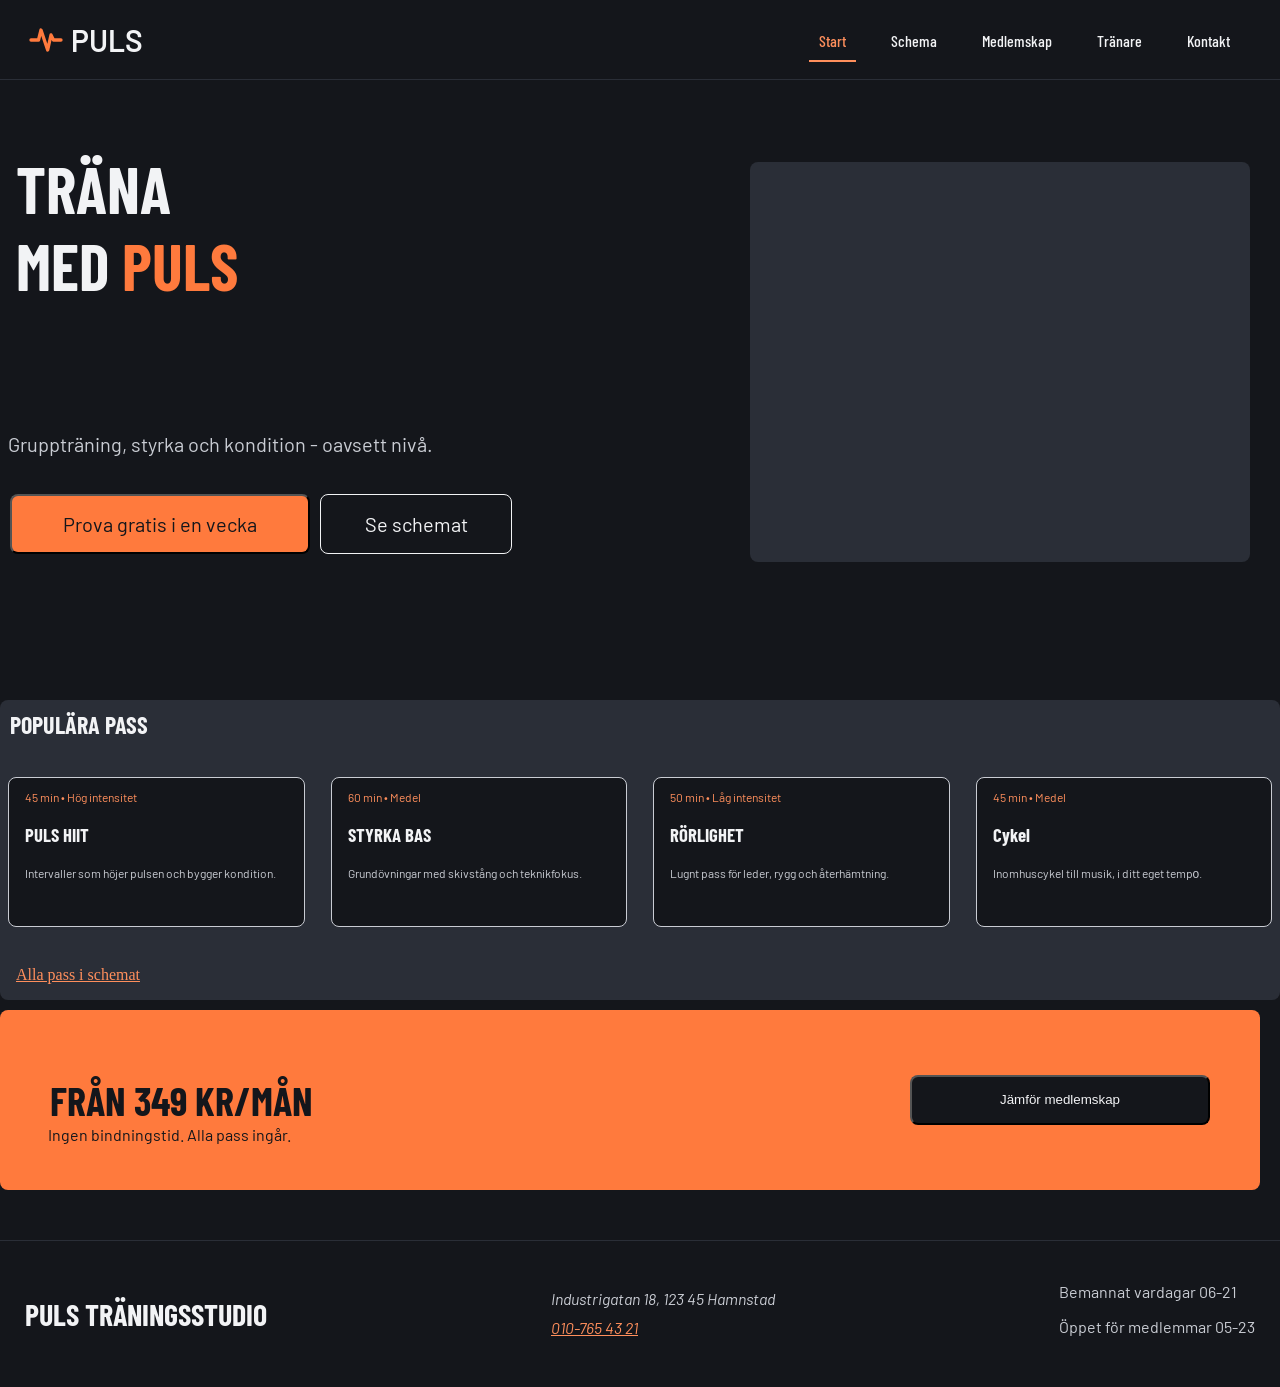
<file: index.html>
<!DOCTYPE html>
<html lang="sv">
<head>
    <meta charset="UTF-8">
    <meta name="viewport" content="width=device-width, initial-scale=1.0">
    <title>Start-sida-puls-träningstudio</title>
    <link rel="stylesheet" href="Home.css">
    <link rel="preconnect" href="https://fonts.googleapis.com" />
    <link rel="preconnect" href="https://fonts.gstatic.com" crossorigin />
    <link
      href="https://fonts.googleapis.com/css2?family=Barlow+Condensed:ital,wght@0,100;0,200;0,300;0,400;0,500;0,600;0,700;0,800;0,900;1,100;1,200;1,300;1,400;1,500;1,600;1,700;1,800;1,900&display=swap"
      rel="stylesheet"
    />
    <link rel="preconnect" href="https://fonts.googleapis.com" />
    <link rel="preconnect" href="https://fonts.gstatic.com" crossorigin />
    <link
      href="https://fonts.googleapis.com/css2?family=Barlow+Condensed:ital,wght@0,100;0,200;0,300;0,400;0,500;0,600;0,700;0,800;0,900;1,100;1,200;1,300;1,400;1,500;1,600;1,700;1,800;1,900&family=Barlow:ital,wght@0,100;0,200;0,300;0,400;0,500;0,600;0,700;0,800;0,900;1,100;1,200;1,300;1,400;1,500;1,600;1,700;1,800;1,900&display=swap"
      rel="stylesheet"
    />
  </head>
  <body>
    <header>
      <div class="logo">
        
        <svg
          xmlns="http://www.w3.org/2000/svg"
          width="24"
          height="24"
          viewBox="0 0 24 24"
          stroke-width="2"
          stroke="currentColor"
          fill="none"
          stroke-linecap="round"
          stroke-linejoin="round"
          aria-hidden="true"
        >
          <path stroke="none" d="M0 0h24v24H0z" fill="none" />
          <path d="M3 12h4.5l1.5 -6l4 12l2 -9l1.5 3h4.5" />
        </svg>
        <p>PULS</p>
      </div>
      <nav>
        <details>
          <summary>Meny ☰</summary>
          <a href="index.html" aria-current="page">Start</a>
          <a href="schedule.html">Schema</a>
          <a href="membership.html">Medlemskap</a>
          <a href="trainers.html">Tränare</a>
          <a href="contact.html">Kontakt</a>
        </details>
        <div class="nav-desktop">
          <a href="index.html" aria-current="page">Start</a>
          <a href="schedule.html">Schema</a>
          <a href="membership.html">Medlemskap</a>
          <a href="trainers.html">Tränare</a>
          <a href="contact.html">Kontakt</a>
        </div>
      </nav>
    </header>

    <div class="main-container">
      <main>
        <section class="container">
          <div class="wrapper-1">
          <h1>TRÄNA <br>MED <span>PULS</span></h1>
          <div class="child">
            <p>[Bild: gruppträning]</p>
          </div>
          </div>
          <p>Gruppträning, styrka och kondition - oavsett nivå.</p>
          
          <div class="child-btn">
            <button>Prova gratis i en vecka</button>
            <button class="btn-1">Se schemat</button>
          </div>
          
        </section>
        <section class="container-1">
          <h2>POPULÄRA PASS</h2>
          <div class="pop-pass">
            <article class="child-1">
              <p>45 min • Hög intensitet</p>
              <h3>PULS HIIT</h3>
              <p class="hidden">
                Intervaller som höjer pulsen och bygger kondition.
              </p>
            </article>
            <article class="child-1">
              <p>60 min • Medel</p>
              <h3>STYRKA BAS</h3>
              <p class="hidden">Grundövningar med skivstång och teknikfokus.</p>
            </article>
            <article class="child-1">
              <p>50 min • Låg intensitet</p>
              <h3>RÖRLIGHET</h3>
              <p class="hidden">Lugnt pass för leder, rygg och återhämtning.</p>
            </article>
            <article class="child-1">
              <p>45 min • Medel</p>
              <h3>Cykel</h3>
              <p class="hidden">Inomhuscykel till musik, i ditt eget tempо.</p>
            </article> 
            <a href="#">Alla pass i schemat</a>
          </div>
        </section>
        <div class="wrapped">
          
          
          
            <div class="child-2">
            <h3>FRÅN 349 KR/MÅN</h3>
            <p>Ingen bindningstid. Alla pass ingår.</p>
            <button class="sec-btn">Jämför medlemskap</button>
          </div>
        </div>
      </main>
    </div>

    <footer class="footer">
      <p class="footer__title">Puls träningsstudio</p>
      <address>
        Industrigatan 18, 123 45 Hamnstad<br />
        <a href="tel:0107654321">010-765 43 21</a>
      </address>
      <div>
        <p>Bemannat vardagar 06-21</p>
        <p>Öppet för medlemmar 05-23</p>
      </div>
    </footer>
  </body>
</html>
</file>
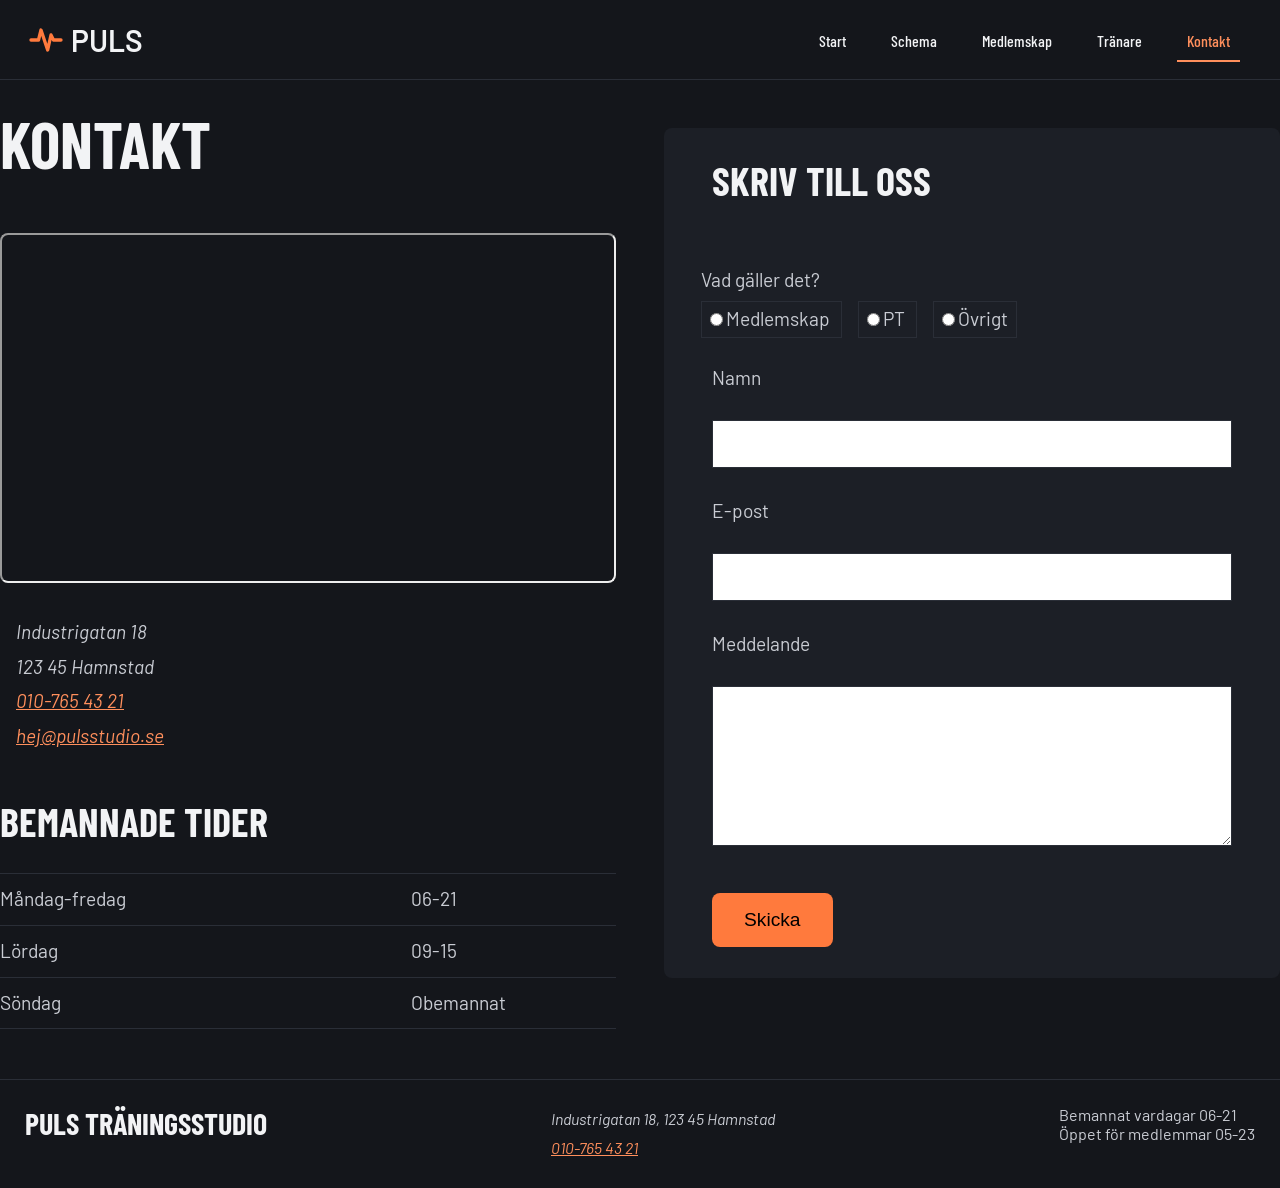
<file: contact.html>
<!DOCTYPE html>
<html lang="sv">
<head>
    <meta charset="UTF-8">
    <meta name="viewport" content="width=device-width, initial-scale=1.0">
    <title>Kontakt-sida-puls-träningstudio</title>
    <link rel="stylesheet" href="contact.css">
    <link rel="preconnect" href="https://fonts.googleapis.com">
    <link rel="preconnect" href="https://fonts.gstatic.com" crossorigin>
    <link href="https://fonts.googleapis.com/css2?family=Barlow+Condensed:ital,wght@0,100;0,200;0,300;0,400;0,500;0,600;0,700;0,800;0,900;1,100;1,200;1,300;1,400;1,500;1,600;1,700;1,800;1,900&display=swap" rel="stylesheet">
    <link href="https://fonts.googleapis.com/css2?family=Barlow+Condensed:ital,wght@0,100;0,200;0,300;0,400;0,500;0,600;0,700;0,800;0,900;1,100;1,200;1,300;1,400;1,500;1,600;1,700;1,800;1,900&family=Barlow:ital,wght@0,100;0,200;0,300;0,400;0,500;0,600;0,700;0,800;0,900;1,100;1,200;1,300;1,400;1,500;1,600;1,700;1,800;1,900&display=swap" rel="stylesheet">
</head>
<body>

    <header>
        <div class="logo">
            <svg
            xmlns="http://www.w3.org/2000/svg"
            width="35"
            height="35"
            viewBox="0 0 24 24"
            stroke-width="2"
            stroke="currentColor"
            fill="none"
            stroke-linecap="round"
            stroke-linejoin="round"
            aria-hidden="true"
            >
            <path stroke="none" d="M0 0h24v24H0z" fill="none" />
            <path d="M3 12h4.5l1.5 -6l4 12l2 -9l1.5 3h4.5" />
            </svg>
            <p>PULS</p>
        </div>
        <nav>
            <details>
                <summary>Meny ☰</summary>
                <a href="index.html">Start</a>
                <a href="schedule.html">Schema</a>
                <a href="membership.html">Medlemskap</a>
                <a href="trainers.html">Tränare</a>
                <a href="contact.html" aria-current="page">Kontakt</a>                
            </details>
            <div class="nav-desktop">
                <a href="index.html">Start</a>
                <a href="schedule.html">Schema</a>
                <a href="membership.html">Medlemskap</a>
                <a href="trainers.html">Tränare</a>
                <a href="contact.html" aria-current="page">Kontakt</a>
            </div>
        </nav>
    </header>

    <div class="container">
        <main>
            <section class="contact-info" style="grid-area: contact-info">
                <h1 style="grid-area: contact">Kontakt</h1>
                <div class="contact-info__address" style="grid-area: address">
                    <address>
                        Industrigatan 18<br>
                        123 45 Hamnstad<br>                
                        <a href="tel:0107654321">010-765 43 21</a><br>
                        <a href="mailto:hej@pulsstudio.se">hej@pulsstudio.se</a>
                    </address>
                </div>
                <div class="contact-info__opening-hours" style="grid-area: opening-hours">
                    <h2>Bemannade tider</h2>
                        <div class="contact-info__opening">
                            <span>Måndag-fredag</span>
                            <span>06-21</span>
                            <span>Lördag</span> 
                            <span>09-15</span>
                            <span>Söndag</span> 
                            <span>Obemannat</span>
                        </div>
                </div>
                <iframe 
                    class="contact-info__map" 
                    style="grid-area: map" 
                    title="En karta som visar var träningsstudio ligger" 
                    tabindex="-1"
                    src="https://www.google.com/maps/embed?pb=!1m18!1m12!1m3!1d2034.7251446524654!2d18.023520034908138!3d59.33754254472136!2m3!1f0!2f0!3f0!3m2!1i1024!2i768!4f13.1!3m3!1m2!1s0x465f9d7f2e8f74cb%3A0x21c782a641ac6c11!2sIndustrigatan%2018%2C%20112%2046%20Stockholm!5e0!3m2!1ssv!2sse!4v1791819279138!5m2!1ssv!2sse" allowfullscreen="" loading="lazy" referrerpolicy="strict-origin-when-cross-origin"></iframe>

            </section>

            <section class="contact-form" style="grid-area: contact-form">
                <h2>Skriv till oss</h2>
                <form class="contact-form__form">
                    <fieldset>
                        <legend>Vad gäller det?</legend>
                        <span class="contact-form__option">
                        <input type="radio" id="medlemskap" name="ärende" value="medlemskap">
                        <label for="medlemskap">Medlemskap</label>
                        </span>
                        <span class="contact-form__option">
                        <input type="radio" id="PT" name="ärende" value="PT">
                        <label for="PT">PT</label> 
                        </span>
                        <span class="contact-form__option">             
                        <input type="radio" id="övrigt" name="ärende" value="övrigt">
                        <label for="övrigt">Övrigt</label>
                        </span> 
                    </fieldset>            
                    <label class="contact-form__label" for="namn">Namn</label>
                    <input type="text" id="namn" name="namn" class="text-field">
                    <label class="contact-form__label" for="email">E-post</label>
                    <input type="email" id="email" name="email" class="text-field">
                    <label class="contact-form__label" for="meddelande">Meddelande</label>
                    <textarea id="meddelande" name="meddelande" class="text-field"></textarea>
                    <button type="submit">Skicka</button>           
                </form>
            </section>
        </main>
    </div>

    <footer class="footer">
        <p class="footer__title">Puls träningsstudio</p>
        <address>
            Industrigatan 18, 123 45 Hamnstad<br>
            <a href="tel:0107654321">010-765 43 21</a>
         </address>
         <div>
            <p>Bemannat vardagar 06-21</p>
            <p>Öppet för medlemmar 05-23</p>
         </div>
    </footer>

</body>
</html>
</file>
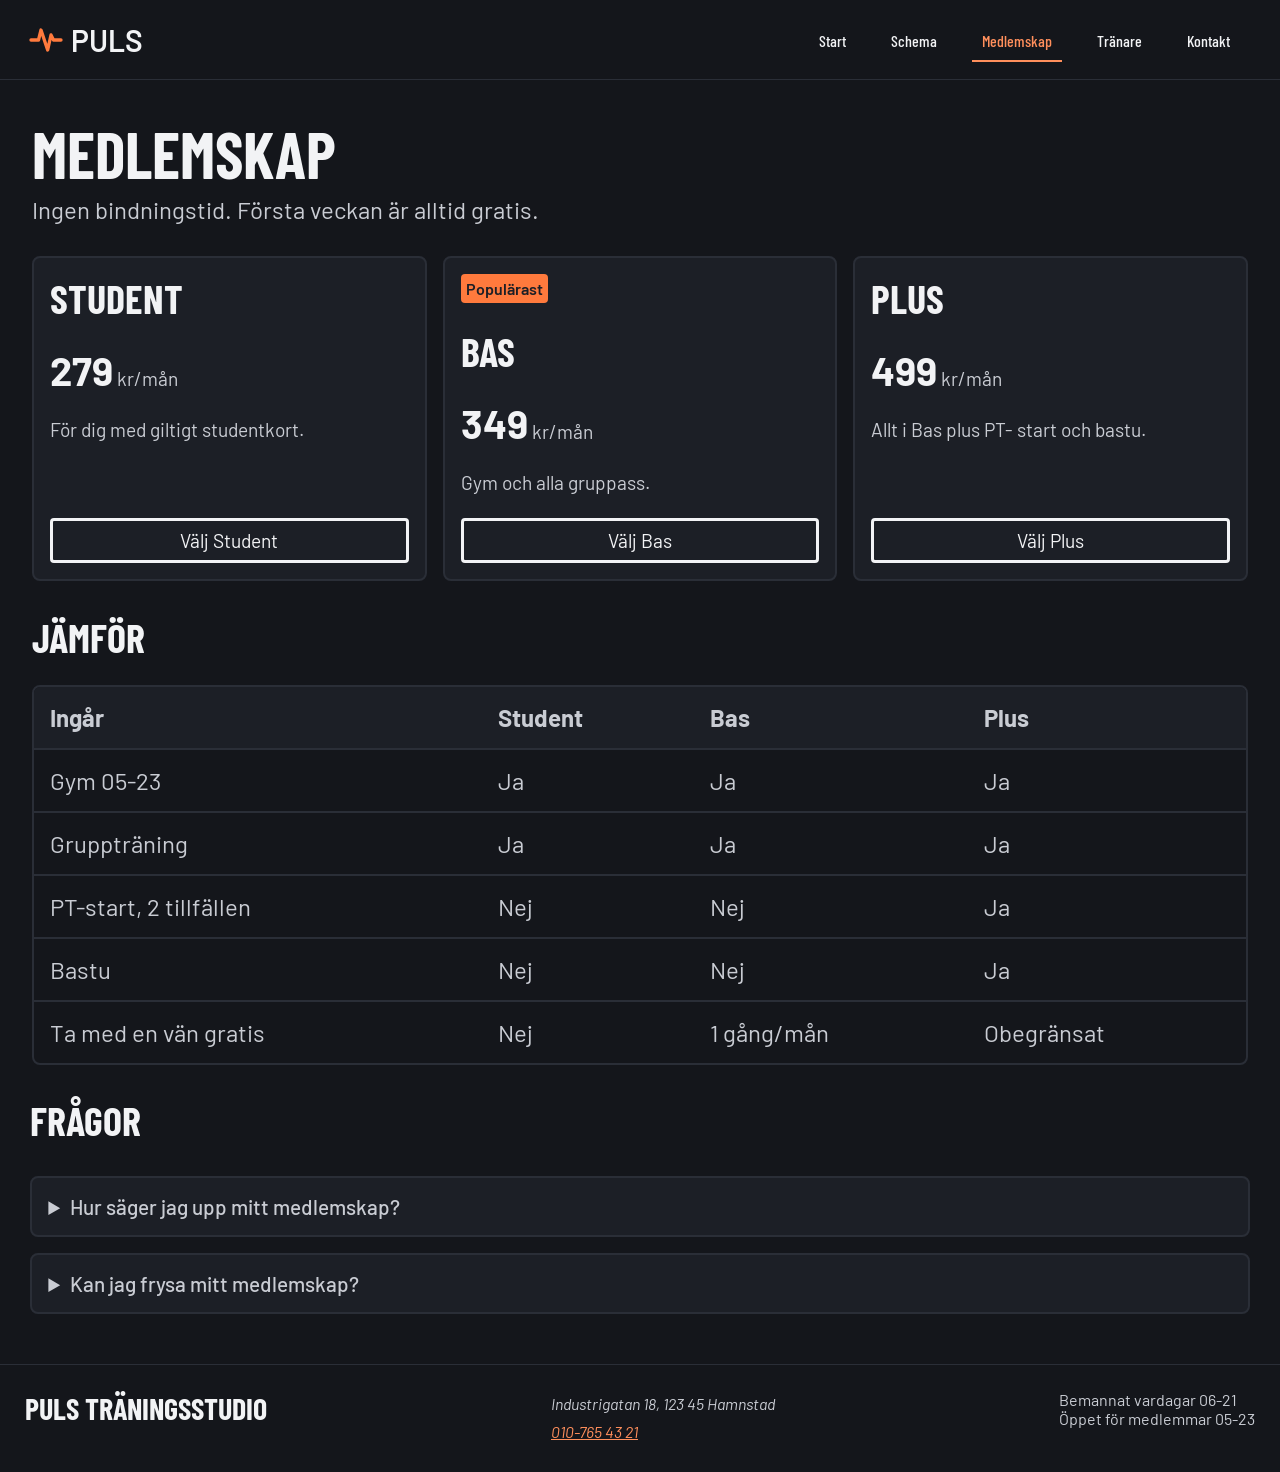
<file: membership.html>
<!DOCTYPE html>
<html lang="sv">
<head>
    <meta charset="UTF-8">
    <meta name="viewport" content="width=device-width, initial-scale=1.0">
    <link rel="stylesheet" href="membership.css">
    <link rel="preconnect" href="https://fonts.googleapis.com">
    <link rel="preconnect" href="https://fonts.gstatic.com" crossorigin>
    <link href="https://fonts.googleapis.com/css2?family=Barlow+Condensed:ital,wght@0,100;0,200;0,300;0,400;0,500;0,600;0,700;0,800;0,900;1,100;1,200;1,300;1,400;1,500;1,600;1,700;1,800;1,900&display=swap" rel="stylesheet">
    <link href="https://fonts.googleapis.com/css2?family=Barlow+Condensed:ital,wght@0,100;0,200;0,300;0,400;0,500;0,600;0,700;0,800;0,900;1,100;1,200;1,300;1,400;1,500;1,600;1,700;1,800;1,900&family=Barlow:ital,wght@0,100;0,200;0,300;0,400;0,500;0,600;0,700;0,800;0,900;1,100;1,200;1,300;1,400;1,500;1,600;1,700;1,800;1,900&display=swap" rel="stylesheet">
    <title>Medlemskap-sida-Puls-träningsstudio</title>
</head>
<body>
    <header>
        <div class="logo">
            <svg xmlns="http://www.w3.org/2000/svg" width="24" height="24" viewBox="0 0 24 24" stroke-width="2" stroke="currentColor" fill="none" stroke-linecap="round" stroke-linejoin="round" aria-hidden="true">
            <path stroke="none" d="M0 0h24v24H0z" fill="none"/>
            <path d="M3 12h4.5l1.5 -6l4 12l2 -9l1.5 3h4.5"/>
            </svg>
            <p>PULS</p>
        </div>
        <nav aria-label="Huvudmeny">
            <details>
                <summary>Meny ☰</summary>
                <a href="index.html">Start</a>
                <a href="schedule.html">Schema</a>
                <a href="membership.html" aria-current="page">Medlemskap</a>
                <a href="trainers.html">Tränare</a>
                <a href="contact.html">Kontakt</a>
            </details>
            <div class="nav-desktop">
                <a href="index.html">Start</a>
                <a href="schedule.html">Schema</a>
                <a href="membership.html" aria-current="page">Medlemskap</a>
                <a href="trainers.html">Tränare</a>
                <a href="contact.html">Kontakt</a>
            </div>
        </nav>
    </header>
    <div class="container">
        <main>
            <section class="container1">
                <h1>Medlemskap</h1>
                <p>Ingen bindningstid. Första veckan är alltid gratis.</p>
            </section>
            <section class="container2">
                <div class="medlemskap">
                    <h2>student</h2>
                    <p><span class="price">279</span> kr/mån</p>
                    <p>För dig med giltigt studentkort.</p>
                    <button class="btn">Välj Student</button>
                </div>
                <div class="medlemskap bas">
                    <p class="info">Populärast</p>
                    <h2>bas</h2>
                    <p><span class="price">349</span> kr/mån</p>
                    <p>Gym och alla gruppass.</p>
                    <button class="btn">Välj Bas</button>
                </div>
                <div class="medlemskap">
                    <h2>plus</h2>
                    <p><span class="price">499</span> kr/mån</p>
                    <p>Allt i Bas plus PT- start och bastu.</p>
                    <button class="btn">Välj Plus</button>
                </div>
            </section>
            <section class="container3">
                <h2 class="table-title">jämför</h2>
                <div class="table-wrapper" tabindex="0">
                    <table class="table">
                        <thead>
                            <tr>
                                <th scope="col">Ingår</th>
                                <th scope="col">Student</th>
                                <th scope="col">Bas</th>
                                <th scope="col">Plus</th>
                            </tr>
                        </thead>
                        <tbody>
                            <tr>
                                <td>Gym 05-23</td>
                                <td>Ja</td>
                                <td>Ja</td>
                                <td>Ja</td>
                            </tr>
                            <tr>
                                <td>Gruppträning</td>
                                <td>Ja</td>
                                <td>Ja</td>
                                <td>Ja</td>
                            </tr>
                            <tr>
                                <td>PT-start, 2 tillfällen</td>
                                <td>Nej</td>
                                <td>Nej</td>
                                <td>Ja</td>
                            </tr>
                            <tr>
                                <td>Bastu</td>
                                <td>Nej</td>
                                <td>Nej</td>
                                <td>Ja</td>
                            </tr>
                            <tr>
                                <td>Ta med en vän gratis</td>
                                <td>Nej</td>
                                <td>1 gång/mån</td>
                                <td>Obegränsat</td>
                            </tr>
                        </tbody>
                    </table>
                </div>
            </section>
            <section class="container4">
                <h2>Frågor</h2>
                <details class="faq" name="question">
                    <summary>Hur säger jag upp mitt medlemskap?</summary>
                    <p>Kontakta kundservice för att avsluta ditt medlemskap.</p>
                </details>
                <details class="faq" name="question">
                    <summary>Kan jag frysa mitt medlemskap?</summary>
                    <p>Ja, medlemskapet kan pausas tillfälligt.</p>
                </details>
            </section>

        </main>
    </div>
    <footer class="footer">
        <p class="footer__title">Puls träningsstudio</p>
        <address>
            Industrigatan 18, 123 45 Hamnstad<br>
            <a href="tel:0107654321">010-765 43 21</a>
        </address>
        <div>
            <p>Bemannat vardagar 06-21</p>
            <p>Öppet för medlemmar 05-23</p>
        </div>
    
    </footer>
</body>
</html>
</file>
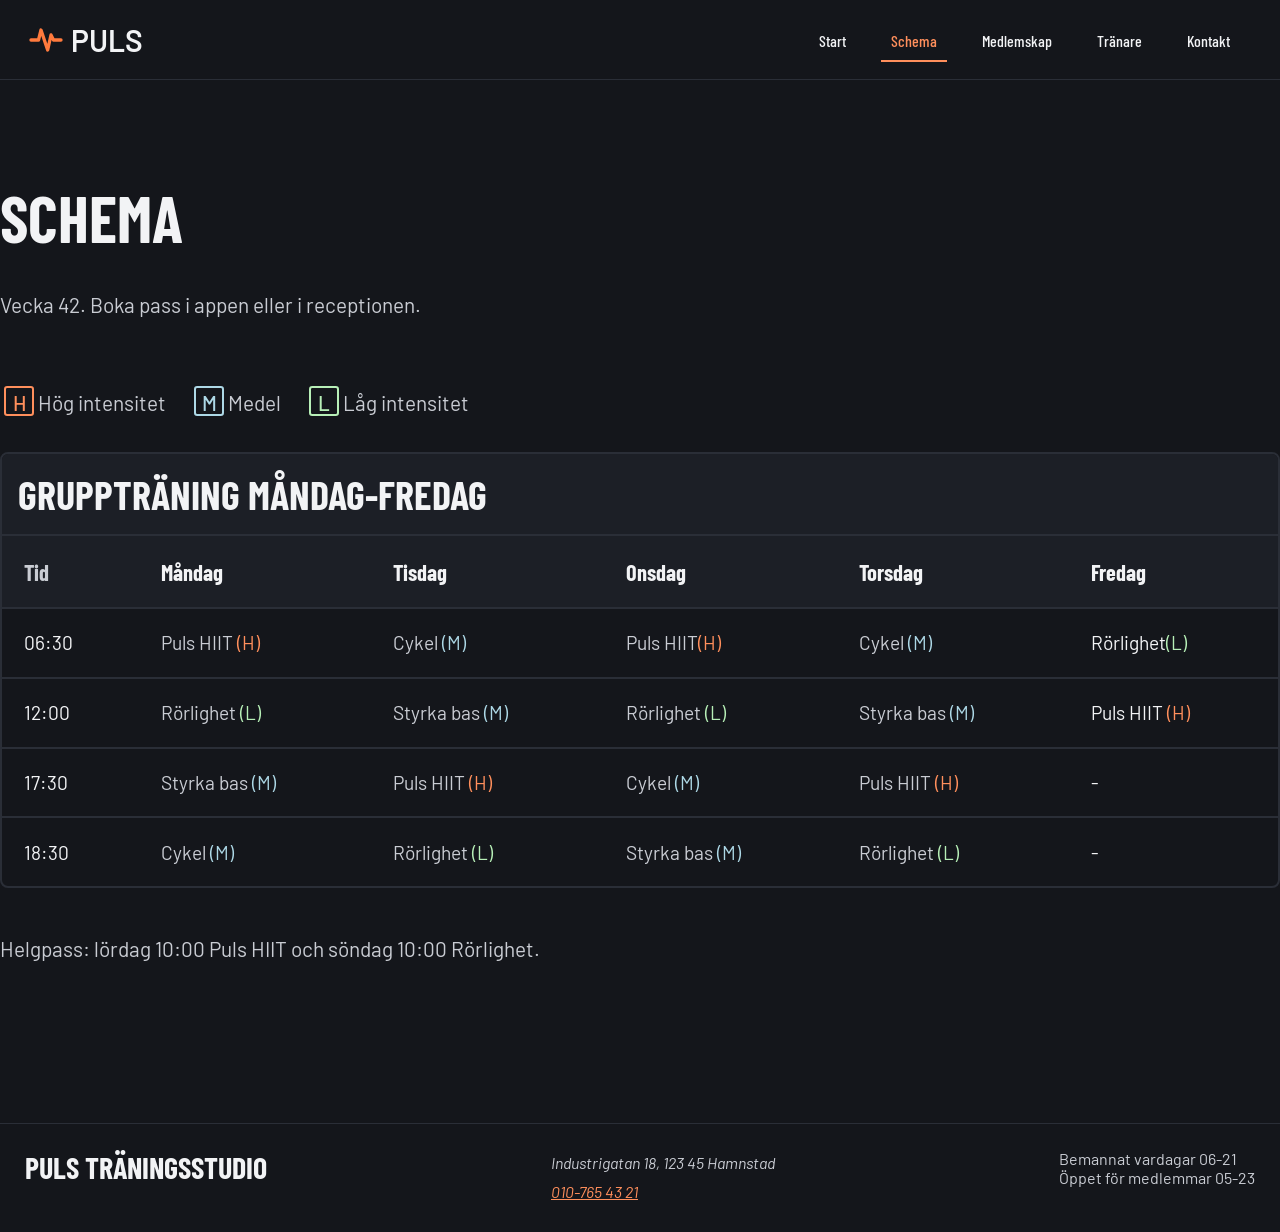
<file: schedule.html>
<!DOCTYPE html>
<html lang="sv">
<head>
    <meta charset="UTF-8">
    <meta name="viewport" content="width=device-width, initial-scale=1.0">
    <link rel="stylesheet" href="schedule.css">
    <link rel="preconnect" href="https://fonts.googleapis.com">
    <link rel="preconnect" href="https://fonts.gstatic.com" crossorigin>
    <link href="https://fonts.googleapis.com/css2?family=Barlow+Condensed:ital,wght@0,100;0,200;0,300;0,400;0,500;0,600;0,700;0,800;0,900;1,100;1,200;1,300;1,400;1,500;1,600;1,700;1,800;1,900&display=swap" rel="stylesheet">
    <link href="https://fonts.googleapis.com/css2?family=Barlow+Condensed:ital,wght@0,100;0,200;0,300;0,400;0,500;0,600;0,700;0,800;0,900;1,100;1,200;1,300;1,400;1,500;1,600;1,700;1,800;1,900&family=Barlow:ital,wght@0,100;0,200;0,300;0,400;0,500;0,600;0,700;0,800;0,900;1,100;1,200;1,300;1,400;1,500;1,600;1,700;1,800;1,900&display=swap" rel="stylesheet">
    <title>Schema-sida-puls-träningsstudio</title>
</head>

<body>
    <header>
        <div class="logo">
            <svg xmlns="http://www.w3.org/2000/svg" width="24" height="24" viewBox="0 0 24 24" stroke-width="2" stroke="currentColor" fill="none" stroke-linecap="round" stroke-linejoin="round" aria-hidden="true">
            <path stroke="none" d="M0 0h24v24H0z" fill="none"/>
            <path d="M3 12h4.5l1.5 -6l4 12l2 -9l1.5 3h4.5"/>
            </svg>
            <p>PULS</p>
        </div>
        <nav>
            <details>
                <summary>Meny ☰</summary>
                <a href="index.html">Start</a>
                <a href="schedule.html" aria-current="page">Schema</a>
                <a href="membership.html">Medlemskap</a>
                <a href="trainers.html">Tränare</a>
                <a href="contact.html">Kontakt</a>
            </details>
            <div class="nav-desktop">
                <a href="index.html">Start</a>
                <a href="schedule.html" aria-current="page">Schema</a>
                <a href="membership.html" >Medlemskap</a>
                <a href="trainers.html">Tränare</a>
                <a href="contact.html">Kontakt</a>
            </div>
        </nav>
    </header>
    <div class="container">
        <main>
            <section>
                <div class="container1">
                    <h1>Schema</h1>
                    <p>Vecka 42. Boka pass i appen eller i receptionen.</p>
                </div>
            </section>
            <div class="schedule1">
                <div class="container2">
                    <p><span class="item hög" aria-hidden="true">H</span>Hög intensitet</p>
                    <p><span class="item medel" aria-hidden="true">M</span>Medel</p>
                    <p><span class="item läg" aria-hidden="true">L</span>Låg intensitet</p>
                </div>
                <div class="table-wrapper">
                    <table class="table">
                    <caption class="table-title">GRUPPTRÄNING MÅNDAG-FREDAG</caption>
                    <thead>
                        <tr>
                            <th scope="col">Tid</th>
                            <th scope="col">Måndag</th>
                            <th scope="col">Tisdag</th>
                            <th scope="col">Onsdag</th>
                            <th scope="col">Torsdag</th>
                            <th scope="col">Fredag</th>
                        </tr>
                    </thead>
                    <tbody>
                        <tr>
                            <td>06:30</td>
                            <td>Puls HIIT<span class="orange" aria-hidden="true"> (H)</span></td>
                            <td>Cykel<span class="blue" aria-hidden="true"> (M)</span></td>
                            <td>Puls HIIT<span class="orange" aria-hidden="true">(H)</span></td>
                            <td>Cykel<span class="blue"  aria-hidden="true"> (M)</span></td>
                            <td>Rörlighet<span class="green" aria-hidden="true">(L)</span></td>
                        </tr>
                        <tr>
                            <td>12:00</td>
                            <td>Rörlighet<span class="green" aria-hidden="true"> (L)</span></td>
                            <td>Styrka bas<span class="blue" aria-hidden="true"> (M)</span></td>
                            <td>Rörlighet<span class="green" aria-hidden="true"> (L)</span></td>
                            <td>Styrka bas<span class="blue" aria-hidden="true"> (M)</span></td>
                            <td>Puls HIIT<span class="orange" aria-hidden="true"> (H)</span></td>
                        </tr>
                        <tr>
                            <td>17:30</td>
                            <td>Styrka bas<span class="blue" aria-hidden="true"> (M)</span></td>
                            <td>Puls HIIT<span class="orange" aria-hidden="true"> (H)</span></td>
                            <td>Cykel<span class="blue" aria-hidden="true"> (M)</span></td>
                            <td>Puls HIIT<span class="orange" aria-hidden="true"> (H)</span></td>
                            <td>-</td>
                        </tr>
                        <tr>
                            <td>18:30</td>
                            <td>Cykel<span class="blue" aria-hidden="true"> (M)</span></td>
                            <td>Rörlighet<span class="green" aria-hidden="true"> (L)</span></td>
                            <td>Styrka bas<span class="blue" aria-hidden="true"> (M)</span></td>
                            <td>Rörlighet<span class="green" aria-hidden="true"> (L)</span></td>
                            <td>-</td>
                        </tr>
                    </tbody>
                    </table>
                </div>
            </div>   

            <div class="info">
                <p>Helgpass: lördag 10:00 Puls HIIT och söndag 10:00 Rörlighet.</p>
            </div>
        </main>
    </div>
    

    <footer class="footer">
        <p class="footer__title">Puls träningsstudio</p>
        <address>
            Industrigatan 18, 123 45 Hamnstad<br>
            <a href="tel:0107654321">010-765 43 21</a>
        </address>
        <div>
            <p>Bemannat vardagar 06-21</p>
            <p>Öppet för medlemmar 05-23</p>
        </div>

    </footer>

</body>
</html>
</file>
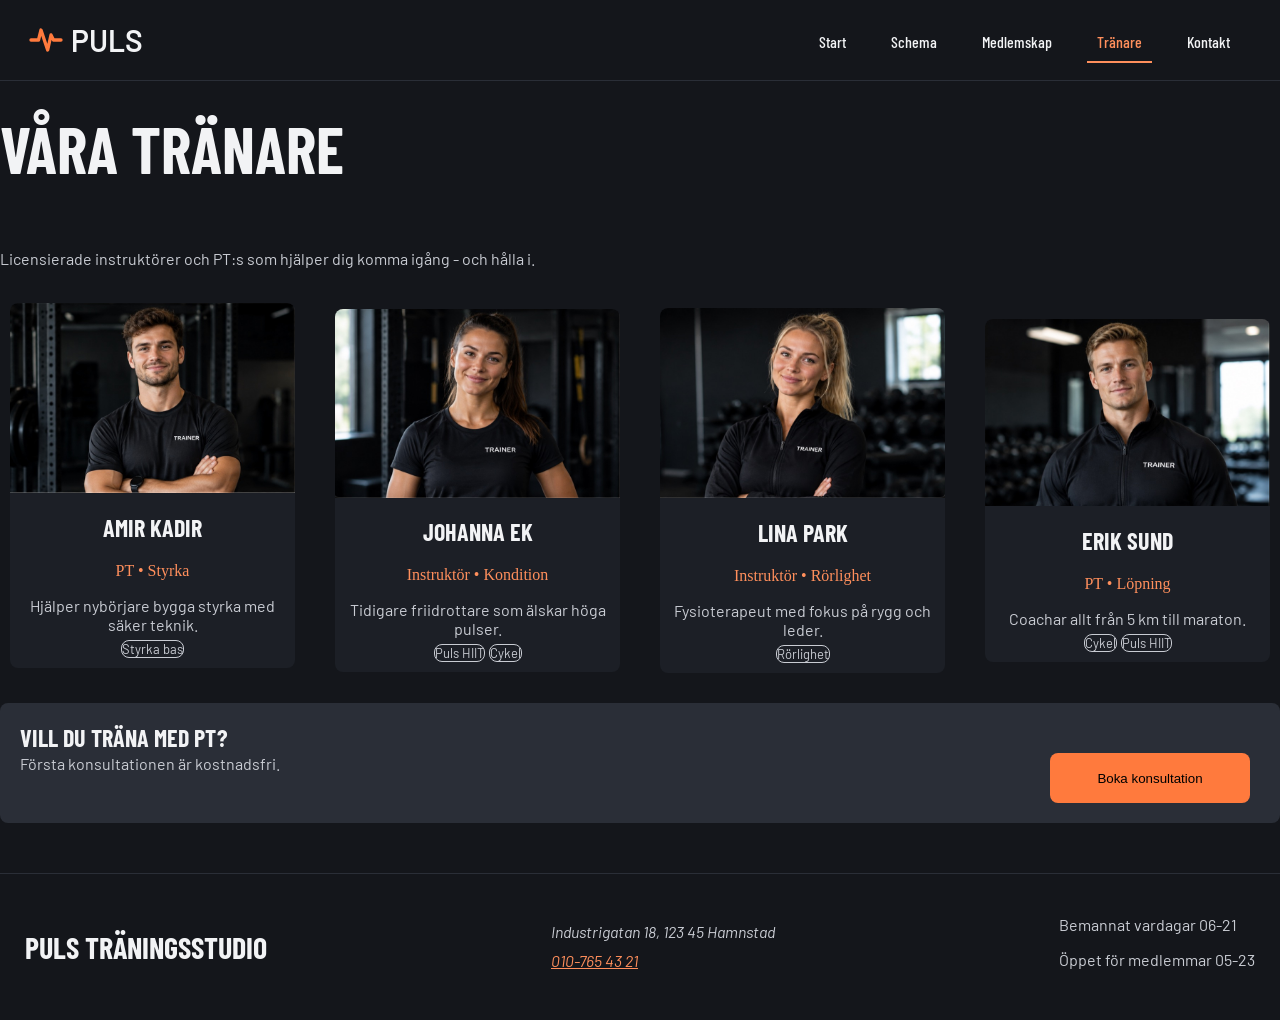
<file: trainers.html>
<!doctype html>
<html lang="sv">
  <head>
    <meta charset="UTF-8" />
    <meta name="viewport" content="width=device-width, initial-scale=1.0" />
    <title>Våra tränare i Puls</title>
    <link rel="stylesheet" href="trainers.css" />
    <link rel="preconnect" href="https://fonts.googleapis.com" />
    <link rel="preconnect" href="https://fonts.gstatic.com" crossorigin />
    <link
      href="https://fonts.googleapis.com/css2?family=Barlow+Condensed:ital,wght@0,100;0,200;0,300;0,400;0,500;0,600;0,700;0,800;0,900;1,100;1,200;1,300;1,400;1,500;1,600;1,700;1,800;1,900&display=swap"
      rel="stylesheet"
    />
    <link rel="preconnect" href="https://fonts.googleapis.com" />
    <link rel="preconnect" href="https://fonts.gstatic.com" crossorigin />
    <link
      href="https://fonts.googleapis.com/css2?family=Barlow+Condensed:ital,wght@0,100;0,200;0,300;0,400;0,500;0,600;0,700;0,800;0,900;1,100;1,200;1,300;1,400;1,500;1,600;1,700;1,800;1,900&family=Barlow:ital,wght@0,100;0,200;0,300;0,400;0,500;0,600;0,700;0,800;0,900;1,100;1,200;1,300;1,400;1,500;1,600;1,700;1,800;1,900&display=swap"
      rel="stylesheet"
    />
  </head>
  <body>
    <header>
      <div class="logo">
        <!-- <svg xmlns="http://www.w3.org/2000/svg" width="24" height="24" viewBox="0 0 24 24" fill="none" stroke="currentColor" stroke-width="2" stroke-linecap="round" stroke-linejoin="round" class="lucide lucide-activity preview-icon">
            <path d="M22 12h-2.48a2 2 0 0 0-1.93 1.46l-2.35 8.36a.25.25 0 0 1-.48 0L9.24 2.18a.25.25 0 0 0-.48 0l-2.35 8.36A2 2 0 0 1 4.49 12H2"/></svg> -->
        <svg
          xmlns="http://www.w3.org/2000/svg"
          width="24"
          height="24"
          viewBox="0 0 24 24"
          stroke-width="2"
          stroke="currentColor"
          fill="none"
          stroke-linecap="round"
          stroke-linejoin="round"
          aria-hidden="true"
        >
          <path stroke="none" d="M0 0h24v24H0z" fill="none" />
          <path d="M3 12h4.5l1.5 -6l4 12l2 -9l1.5 3h4.5" />
        </svg>
        <p>PULS</p>
      </div>
      <nav>
        <details>
          <summary>Meny ☰</summary>
          <a href="index.html">Start</a>
          <a href="schedule.html">Schema</a>
          <a href="membership.html">Medlemskap</a>
          <a href="trainers.html" aria-current="page">Tränare</a>
          <a href="contact.html">Kontakt</a>
        </details>
        <div class="nav-desktop">
          <a href="index.html">Start</a>
          <a href="schedule.html">Schema</a>
          <a href="membership.html">Medlemskap</a>
          <a href="trainers.html" aria-current="page">Tränare</a>
          <a href="contact.html">Kontakt</a>
        </div>
      </nav>
    </header>

    <div class="main-container">
      <main>
        <div class="rubrik">
          <h1 id="trainers-title">Våra Tränare</h1>
          <p>
            Licensierade instruktörer och PT:s som hjälper dig komma igång - och
            hålla i.
          </p>
        </div>

        <section  class="container" aria-labelledby="trainers-title">
          <article class="child">
            <img src="images/trainer_1.jpg" alt="Amir Kadir, personlig tränare" decoding="async" />
            <h2>AMIR KADIR</h2>
            <a href="#">PT • Styrka</a>
            <p>Hjälper nybörjare bygga styrka med säker teknik.</p>

            <span class="keyword">Styrka bas</span>
          </article>
          <article class="child">
            <img src="images/trainer_2.jpg" alt="Johanna Ek, instruktör i kondition" loading="lazy" decoding="async" />
            <h2>JOHANNA EK</h2>
            <a href="#">Instruktör • Kondition</a>
            <p>Tidigare friidrottare som älskar höga pulser.</p>

            <span class="keyword">Puls HIIT</span>
            <span class="keyword">Cykel</span>
          </article>
          <article class="child">
            <img src="images/trainer_3.jpg" alt="Lina Park, instruktör i rörlighet" loading="lazy" decoding="async" />
            <h2>LINA PARK</h2>
            <a href="#">Instruktör • Rörlighet</a>
            <p>Fysioterapeut med fokus på rygg och leder.</p>

            <span class="keyword">Rörlighet</span>
          </article>
          <article class="child">
            <img src="images/trainer_4.jpg" alt="Erik Sund, personlig tränare i löpning" loading="lazy" decoding="async" />
            <h2>ERIK SUND</h2>
            <a href="#">PT • Löpning</a>
            <p>Coachar allt från 5 km till maraton.</p>

            <span class="keyword">Cykel</span>
            <span class="keyword">Puls HIIT</span>
          </article>
        </section>
        <section class="container-1">
          <div class="child-1">
            <h2>VILL DU TRÄNA MED PT?</h2>
            <p>Första konsultationen är kostnadsfri.</p>
          </div>
          <div class="child-1">
            <button class="btn" onclick="alert('Jag har inte uppnått denna kunskap ännu')">Boka konsultation</button>
          </div>
        </section>
      </main>
    </div>
    
    <footer class="footer">
      <p class="footer__title">Puls träningsstudio</p>
      <address>
        Industrigatan 18, 123 45 Hamnstad<br />
        <a href="tel:0107654321">010-765 43 21</a>
      </address>
      <div>
        <p>Bemannat vardagar 06-21</p>
        <p>Öppet för medlemmar 05-23</p>
      </div>
    </footer>
  </body>
</html>
</file>
<file: Home.css>
header {
  display: flex;
  background-color: #14161B;
  position: sticky;
  top: 0;
  z-index: 1000;
  justify-content: space-between;
  align-items: center;
  border-bottom: solid 1px #2A2E37;
  height: 80px;
}
header .nav-desktop {
  display: none;
}
header nav {
  display: flex;
}
header nav summary {
  color: black;
  background: #FF7A3D;
  border-radius: 8px;
  list-style: none;
  font-size: 25px;
  font-family: "Barlow Condensed", sans-serif;
  height: 40px;
  width: 90px;
  padding-top: 0px;
  padding-left: 10px;
}
header nav summary::-webkit-details-marker {
  display: none;
}
header nav details[open] > summary {
  font-size: 0;
  box-sizing: border-box;
  display: flex;
  align-items: center;
  justify-content: center;
  height: 20px;
  width: 20px;
  padding: 0;
  justify-self: end;
}
header nav details[open] > summary::after {
  content: "x";
  font-size: 20px;
  line-height: 5;
}
header nav a {
  color: #FF8F5C;
  text-decoration: none;
  margin: 5px;
  justify-self: auto;
  font-family: "Barlow Condensed", sans-serif; /*add font-family*/
}
header .logo {
  display: flex;
  justify-content: center;
  align-items: center;
  margin-left: 10px;
  padding: 1rem;
  gap: 5px;
}
header .logo p {
  color: #F2F3F5;
  font-family: "Barlow", sans-serif;
  font-size: 30px;
  font-weight: 600;
  margin: 0;
}
header .logo svg {
  color: #FF7A3D;
  width: 2.5rem;
  height: 2.5rem;
}

header nav {
  align-items: center;
  margin-top: 4px;
  padding: 20px;
}

@media (min-width: 1024px) {
  header nav details {
    display: none;
  }
  header nav .nav-desktop {
    display: flex;
  }
  header nav .nav-desktop a {
    color: #F2F3F5;
    margin-right: 20px;
    padding: 10px;
    font-weight: 500;
  }
  header nav .nav-desktop a:hover {
    color: #FF8F5C;
  }
  header nav .nav-desktop a[aria-current=page] {
    color: #FF8F5C;
    border-bottom: 2px solid #FF8F5C;
    padding-bottom: 10px;
  }
}
.footer {
  display: flex;
  flex-wrap: wrap;
  justify-content: space-between;
  color: #C9CCD3;
  font-family: "Barlow", sans-serif;
  border-top: solid 1px #2A2E37;
  padding: 25px;
  margin-top: 50px;
}
.footer address {
  align-self: center;
  line-height: 1.8;
}
.footer__title {
  font-family: "Barlow Condensed", sans-serif;
  text-transform: uppercase;
  color: #F2F3F5;
  font-weight: 700;
  font-size: 30px;
}
.footer a {
  color: #FF8F5C;
}
.footer div {
  display: none;
}

@media (min-width: 576px) and (max-width: 992px) {
  .footer div {
    display: unset;
  }
}
@media (min-width: 992px) {
  .footer div {
    display: unset;
  }
}
* {
  box-sizing: border-box;
}

body {
  background: #14161B;
  margin: 0;
  min-height: 100vh;
  display: grid;
  grid-template-rows: auto 1fr auto;
  grid-template-areas: "header" "main" "footer";
}
body header {
  grid-area: header;
}
body .container {
  grid-area: main;
}
body footer {
  grid-area: footer;
}

p {
  color: #C9CCD3;
  font-family: "Barlow", sans-serif;
}

h2 {
  color: #F2F3F5;
  font-family: "Barlow Condensed", sans-serif;
}

h3 {
  color: #F2F3F5;
  font-family: "Barlow Condensed", sans-serif;
}

.container {
  display: flex;
  flex-direction: column;
  align-items: center;
  width: auto;
}
.container .wrapper-1 {
  width: 100%;
}
.container .child {
  width: 100%;
  max-width: 1000px;
  height: 300px;
  background: #2A2E37;
  border-radius: 8px;
  display: flex;
  justify-content: center;
  transform: translateY(2rem);
}
.container .child p {
  transform: translateY();
}
.container h1 {
  color: #F2F3F5;
  font-family: "Barlow Condensed", sans-serif;
  font-size: 2rem;
  align-self: center;
  text-align: center;
}
.container h1 span {
  color: #FF7A3D;
}
.container p {
  color: #C9CCD3;
  align-self: flex-start;
  transform: translateY(-340px);
  font-size: 20px;
}
.container .child-btn {
  width: 100%;
  display: flex;
  flex-direction: column;
  transform: translateY(-50px);
  justify-content: center;
  align-items: center;
}
.container .child-btn button {
  background: #FF7A3D;
  width: 100%;
  max-width: 500px;
  height: 60px;
  border-radius: 8px;
  margin-top: 20px;
  color: #14161B;
  font-family: "Barlow", sans-serif;
  font-size: 20px;
}
.container .child-btn .btn-1 {
  background: #14161B;
  width: 100%;
  max-width: 500px;
  height: 60px;
  border-radius: 8px;
  margin-top: 20px;
  color: #F2F3F5;
  font-family: "Barlow", sans-serif;
  font-size: 20px;
  border: solid 1px #F2F3F5;
}

.pop-pass {
  display: flex;
  justify-content: center;
  align-items: center;
  flex-direction: column;
}
.pop-pass a {
  align-self: start;
  color: #FF8F5C;
  margin-left: 15px;
}
.pop-pass .hidden {
  display: none;
}
.pop-pass h2 {
  justify-self: center;
  align-self: center;
  font-size: 30px;
}
.pop-pass .child-1 {
  height: 100px;
  width: calc(100% - 30px);
  max-width: 768px;
  justify-content: center;
  align-items: center;
  padding-left: 16px;
  border-radius: 8px;
  background: #1C1F26;
  margin: 15px;
}
.pop-pass .child-1 p {
  color: #FF8F5C;
}

.wrapped {
  justify-content: center;
  align-items: center;
}
.wrapped .child-2 {
  background: #FF7A3D;
  width: calc(100% - 20px);
  max-width: 1400px;
  height: 180px;
  margin-top: 10px;
  display: flex;
  flex-direction: column;
  align-items: center;
  border-radius: 8px;
  justify-self: center;
}
.wrapped .child-2 .sec-btn {
  background: #14161B;
  color: #F2F3F5;
  justify-self: center;
  align-self: center;
  width: 300px;
  height: 50px;
  border-radius: 8px;
}
.wrapped .child-2 h3 {
  font-size: 40px;
  margin: 15px;
  color: #14161B;
}
.wrapped .child-2 p {
  align-self: center;
  color: #14161B;
  margin: 5px;
  padding-bottom: 10px;
}

@media (min-width: 768px) {
  .container {
    position: relative;
  }
  .container .wrapper-1 {
    display: flex;
    flex-direction: row;
    align-items: center;
    justify-content: space-evenly;
    width: 100%;
    min-height: 500px;
  }
  .container h1 {
    font-size: 4rem;
    font-weight: 700;
    font-family: "Barlow Condensed", sans-serif;
    color: #F2F3F5;
    text-transform: uppercase;
    align-self: flex-start;
    text-align: center;
    margin-top: 70px;
    padding-left: 1rem;
    margin-bottom: 1rem;
  }
  .container p {
    padding: 0.5rem;
    margin-top: 8rem;
  }
  .container .child-btn {
    flex-direction: row;
    justify-content: space-around;
    margin-top: -150px;
  }
  .container .child {
    width: 50%;
    height: 400px;
    margin-left: 200px;
  }
  .container-1 {
    background-color: #1C1F26;
  }
  .container-1 h2 {
    padding: 10px;
  }
  .pop-pass {
    flex-direction: row;
    flex: wrap;
    gap: 10px;
    margin-bottom: 30px;
  }
  .pop-pass h2 {
    flex-direction: column;
    font-size: 2rem;
  }
  .pop-pass a {
    left: 16px;
    bottom: 30px;
    margin: 0;
  }
  .pop-pass .child-1 {
    flex-direction: column;
    flex-wrap: wrap;
    flex: 1 1 160px;
    min-width: 0;
    height: 200px;
    margin: 8px;
    background-color: #14161B;
  }
  .pop-pass .child-1 p {
    font-size: 12px;
  }
  .pop-pass .child-1 .hidden {
    display: contents;
    color: #C9CCD3;
  }
}
@media (min-width: 1024px) {
  .main-container {
    max-width: 1400px;
    margin: 0 auto;
    width: 100%;
  }
  .container {
    height: 600px;
    max-height: 1000px;
  }
  .container .wrapper-1 {
    display: flex;
    flex-direction: row;
    align-items: center;
    justify-content: space-between;
    width: 100%;
  }
  .container h1 {
    font-size: 4rem;
    text-align: left;
  }
  .container p {
    font-size: 20px;
    padding-top: 4rem;
    align-self: start;
  }
  .container .child {
    max-width: 500px;
    width: 100%;
    max-height: 700px;
    height: 400px;
    flex: 1;
    margin-right: 30px;
  }
  .container .child-btn {
    flex-direction: row;
    width: 100%;
    align-self: flex-start;
    justify-content: flex-start;
    margin-top: -300px;
  }
  .container .child-btn button {
    max-width: 300px;
    margin-left: 10px;
    width: 45%;
  }
  .container .child-btn .btn-1 {
    width: 15%;
  }
  .container-1 {
    background: #2A2E37;
    height: 300px;
    border-radius: 8px;
    position: relative;
  }
  .container-1 .pop-pass {
    flex-direction: row;
  }
  .container-1 .pop-pass h2 {
    flex-direction: column;
  }
  .container-1 .pop-pass a {
    position: absolute;
    left: 16px;
    bottom: 16px;
    margin: 0;
    color: #FF8F5C;
  }
  .container-1 .pop-pass .child-1 {
    flex-direction: row;
    width: calc(100% - 80px);
    height: 150px;
    margin: 8px;
    background: #14161B;
    border: solid 0.5px #C9CCD3;
    align-items: center;
  }
  .container-1 .pop-pass .child-1 p {
    font-size: 12px;
  }
  .container-1 .pop-pass .child-1 .hidden {
    display: contents;
    color: #C9CCD3;
  }
  .wrapped .child-2 {
    flex-direction: row;
    justify-content: space-between;
  }
  .wrapped .child-2 h3 {
    margin-left: 50px;
  }
  .wrapped .child-2 p {
    position: relative;
    top: 40px;
    margin-right: auto;
    margin-left: -280px;
  }
  .wrapped .child-2 .sec-btn {
    margin-right: 50px;
  }
}/*# sourceMappingURL=Home.css.map */
</file>
<file: contact.css>
header {
  display: flex;
  background-color: #14161B;
  position: sticky;
  top: 0;
  z-index: 1000;
  justify-content: space-between;
  align-items: center;
  border-bottom: solid 1px #2A2E37;
  height: 80px;
}
header .nav-desktop {
  display: none;
}
header nav {
  display: flex;
}
header nav summary {
  color: black;
  background: #FF7A3D;
  border-radius: 8px;
  list-style: none;
  font-size: 25px;
  font-family: "Barlow Condensed", sans-serif;
  height: 40px;
  width: 90px;
  padding-top: 0px;
  padding-left: 10px;
}
header nav summary::-webkit-details-marker {
  display: none;
}
header nav details[open] > summary {
  font-size: 0;
  box-sizing: border-box;
  display: flex;
  align-items: center;
  justify-content: center;
  height: 20px;
  width: 20px;
  padding: 0;
  justify-self: end;
}
header nav details[open] > summary::after {
  content: "x";
  font-size: 20px;
  line-height: 5;
}
header nav a {
  color: #FF8F5C;
  text-decoration: none;
  margin: 5px;
  justify-self: auto;
  font-family: "Barlow Condensed", sans-serif; /*add font-family*/
}
header .logo {
  display: flex;
  justify-content: center;
  align-items: center;
  margin-left: 10px;
  padding: 1rem;
  gap: 5px;
}
header .logo p {
  color: #F2F3F5;
  font-family: "Barlow", sans-serif;
  font-size: 30px;
  font-weight: 600;
  margin: 0;
}
header .logo svg {
  color: #FF7A3D;
  width: 2.5rem;
  height: 2.5rem;
}

header nav {
  align-items: center;
  margin-top: 4px;
  padding: 20px;
}

@media (min-width: 1024px) {
  header nav details {
    display: none;
  }
  header nav .nav-desktop {
    display: flex;
  }
  header nav .nav-desktop a {
    color: #F2F3F5;
    margin-right: 20px;
    padding: 10px;
    font-weight: 500;
  }
  header nav .nav-desktop a:hover {
    color: #FF8F5C;
  }
  header nav .nav-desktop a[aria-current=page] {
    color: #FF8F5C;
    border-bottom: 2px solid #FF8F5C;
    padding-bottom: 10px;
  }
}
.footer {
  display: flex;
  flex-wrap: wrap;
  justify-content: space-between;
  color: #C9CCD3;
  font-family: "Barlow", sans-serif;
  border-top: solid 1px #2A2E37;
  padding: 25px;
  margin-top: 50px;
}
.footer address {
  align-self: center;
  line-height: 1.8;
}
.footer__title {
  font-family: "Barlow Condensed", sans-serif;
  text-transform: uppercase;
  color: #F2F3F5;
  font-weight: 700;
  font-size: 30px;
}
.footer a {
  color: #FF8F5C;
}
.footer div {
  display: none;
}

@media (min-width: 576px) and (max-width: 992px) {
  .footer div {
    display: unset;
  }
}
@media (min-width: 992px) {
  .footer div {
    display: unset;
  }
}
*, *::before, *::after {
  box-sizing: border-box;
  margin: 0;
  padding: 0;
}

body {
  background-color: #14161B;
}

body {
  min-height: 100vh;
  display: grid;
  grid-template-rows: auto 1fr auto;
  grid-template-areas: "header" "main" "footer";
}
body header {
  grid-area: header;
}
body .container {
  grid-area: main;
}
body footer {
  grid-area: footer;
}
body {
  background-color: #14161B;
  color: #C9CCD3;
  font-family: "Barlow", sans-serif;
  margin: 0;
}
body a {
  color: #FF8F5C;
}

h1, h2 {
  font-family: "Barlow Condensed", sans-serif;
  color: #F2F3F5;
  text-transform: uppercase;
  text-align: center;
  font-weight: 700;
  line-height: 1.8;
  margin-block: 0;
}

h1 {
  font-size: 2rem;
}

h2 {
  font-size: 1.5rem;
}

.contact-info {
  margin-top: 1rem;
}
.contact-info__address {
  line-height: 1.8;
  margin-bottom: 1rem;
  margin-left: 1rem;
}
.contact-info__opening {
  margin-top: 1rem;
  border-top: solid 1px #2A2E37;
  display: grid;
  grid-template-columns: 2fr 1fr;
  line-height: 1.8;
}
.contact-info__opening span {
  border-bottom: solid 1px #2A2E37;
}
.contact-info__map {
  width: 95%;
  min-height: 300px;
  margin-top: 2rem;
  border-radius: 8px;
  display: grid;
  grid-template-columns: 1fr;
}

.contact-form {
  margin-top: 3rem;
  padding: 0 2rem;
  background-color: #1C1F26;
  border-radius: 8px;
  display: flex;
  justify-content: space-evenly;
  flex-direction: column;
}
.contact-form h2 {
  font-size: 1.5rem;
  text-align: left;
}
.contact-form__form {
  display: flex;
  flex-direction: column;
  gap: 1rem;
}
.contact-form__form fieldset {
  padding: 0;
  border: none;
}
.contact-form__form fieldset legend {
  padding: 1rem 0;
}
.contact-form__form .text-field {
  background-color: white;
  border: solid 1px #2A2E37;
}
.contact-form__form button {
  background-color: #FF7A3D;
  align-self: flex-start;
  border: solid 1px #2A2E37;
  padding: 1rem;
  border-radius: 8px;
}
.contact-form__option {
  border: solid 1px #2A2E37;
  margin-right: 0.5rem;
  padding: 0.1rem;
}

@media (min-width: 576px) and (max-width: 992px) {
  .contact-info {
    display: grid;
    grid-template-columns: 1fr 1fr;
    gap: 1rem;
    grid-template-areas: "contact opening-hours" "address opening-hours" "map map";
  }
  .contact-info h1 {
    margin-left: 1rem;
    text-align: left;
    font-size: 4rem;
    font-weight: 700;
    font-family: "Barlow Condensed", sans-serif;
    color: #F2F3F5;
    text-transform: uppercase;
  }
  .contact-info__address {
    margin-left: 1rem;
  }
  .contact-info__opening-hours {
    margin-right: 1rem;
  }
  .contact-info__map {
    width: 98%;
  }
  .contact-info h2 {
    text-align: left;
  }
  .contact-form__option {
    border: solid 1px #2A2E37;
    margin-right: 1rem;
    padding: 0.5rem;
  }
}
@media (min-width: 992px) {
  .container {
    max-width: 1400px;
    margin: 0 auto;
    width: 100%;
  }
  main {
    display: grid;
    grid-template-columns: 1fr 1fr;
    gap: 3rem;
    grid-template-areas: "contact-info contact-form" "contact-info contact-form" "contact-info contact-form";
  }
  main h1 {
    font-size: 4rem;
    margin-top: -10px;
    text-align: left;
  }
  main h2 {
    font-size: 2.5rem;
    text-align: left;
  }
  main .contact-info {
    display: grid;
    grid-template-columns: 1fr;
    grid-template-areas: "contact" "map" "address" "opening-hours";
  }
  main .contact-info__map {
    width: 100%;
    min-height: 350px;
  }
  main .contact-info__address {
    margin-top: 2rem;
    margin-bottom: 2rem;
    font-size: 1.2rem;
  }
  main .contact-info span {
    padding: 0.5rem 0;
    font-size: 1.2rem;
  }
  main .contact-form {
    height: 850px;
  }
  main .contact-form h2 {
    font-size: 2.5rem;
    padding: 1rem;
  }
  main .contact-form__option {
    margin-right: 1rem;
    padding: 0.5rem;
  }
  main .contact-form__label {
    margin: 0rem 1rem;
  }
  main .contact-form__form {
    display: flex;
    flex-direction: column;
    justify-content: space-evenly;
    height: 850px;
    flex: 1;
  }
  main .contact-form__form fieldset {
    margin: 5px;
  }
  main .contact-form__form legend {
    font-size: 1.2rem;
  }
  main .contact-form__form label {
    font-size: 1.2rem;
  }
  main .contact-form__form input[type=text] {
    height: 3rem;
    margin: 0 1rem;
  }
  main .contact-form__form input[type=email] {
    height: 3rem;
    margin: 0 1rem;
  }
  main .contact-form__form textarea {
    height: 10rem;
    margin: 0 1rem;
  }
  main .contact-form__form button {
    background-color: #FF7A3D;
    border-radius: 8px;
    padding: 10px 20px;
    border: none;
    margin: 1rem 1rem;
    padding: 1rem 2rem;
    font-size: 1.2rem;
  }
}/*# sourceMappingURL=contact.css.map */
</file>
<file: membership.css>
/* // base.scss */
*, *::before, *::after {
  box-sizing: border-box;
  margin: 0;
  padding: 0;
}

body {
  background-color: #14161B;
}

.container {
  max-width: 1400px;
  margin: 0 auto;
  width: 100%;
}

.container1 {
  display: flex;
  flex-direction: column;
  justify-content: flex-start;
  align-items: flex-start;
  margin: 2rem;
}
.container1 h1 {
  font-size: 2rem;
  font-weight: 700;
  font-family: "Barlow Condensed", sans-serif;
  color: #F2F3F5;
  text-transform: uppercase;
  font-weight: 700;
  font-size: 2rem;
  line-height: 1.3;
  align-self: center;
}
.container1 p {
  font-size: 1rem;
  font-family: "Barlow", sans-serif;
  color: #C9CCD3;
}

.container2 {
  display: flex;
  flex-direction: column;
  gap: 1rem;
  padding: 0rem 2rem;
}
.container2 .medlemskap {
  display: flex;
  flex-direction: column;
  justify-content: flex-start;
  height: auto;
  min-width: 0;
  background-color: #1C1F26;
  padding: 1rem;
  border: 2px solid #2A2E37;
  border-radius: 0.5rem;
  gap: 1.5rem;
}
.container2 .medlemskap h2 {
  font-size: 2.5rem;
  font-weight: 700;
  font-family: "Barlow Condensed", sans-serif;
  color: #F2F3F5;
  text-transform: uppercase;
}
.container2 .medlemskap p {
  font-size: 1rem;
  font-family: "Barlow", sans-serif;
  color: #C9CCD3;
  font-size: 1.2rem;
}
.container2 .medlemskap .price {
  color: #F2F3F5;
  font-size: 2.5rem;
  font-weight: bold;
}
.container2 .medlemskap .btn {
  border: 3px solid #F2F3F5;
  color: #F2F3F5;
  background-color: #1C1F26;
  width: 100%;
  padding: 0.5rem;
  margin-top: auto;
  font-size: 1.2rem;
  font-family: "Barlow", sans-serif;
  border-radius: 4px;
  text-align: center;
  align-self: center;
}
.container2 .medlemskap .btn:focus-visible {
  outline: 2px solid #FF8F5C;
  outline-offset: 2px;
  border-radius: 3px;
}
.container2 .medlemskap .info {
  width: -moz-fit-content;
  width: fit-content;
  background-color: #FF7A3D;
  color: #1C1F26;
  border-radius: 4px;
  font-size: 1rem;
  font-weight: 600;
  padding: 5px;
}
.container2 .medlemskap:hover, .container2 .medlemskap:focus-within {
  border-color: #FF7A3D;
}
.container2 .medlemskap:hover .btn, .container2 .medlemskap:focus-within .btn {
  background-color: #FF7A3D;
  background-color: #FF7A3D;
  color: #1C1F26;
  border-color: #FF7A3D;
  border-color: #FF7A3D;
  font-weight: 600;
}

.container3 {
  margin-top: 2rem;
  padding: 0rem 2rem;
}
.container3 h2 {
  font-size: 2.5rem;
  font-weight: 700;
  font-family: "Barlow Condensed", sans-serif;
  color: #F2F3F5;
  text-transform: uppercase;
  margin-bottom: 1.5rem;
}
.container3 .table-wrapper {
  overflow-x: auto;
  border: 2px solid #2A2E37;
  border-radius: 0.5rem;
}
.container3 .table-wrapper .table {
  border-spacing: 0;
  width: 100%;
  height: -moz-fit-content;
  height: fit-content;
  font-size: 1.3rem;
  font-family: "Barlow", sans-serif;
  text-align: left;
}
.container3 .table-wrapper .table th {
  color: #C9CCD3;
  padding: 1rem;
  background-color: #1C1F26;
}
.container3 .table-wrapper .table td {
  color: #C9CCD3;
  padding: 1rem;
  border-top: 2px solid #2A2E37;
  color: #C9CCD3;
  padding: 1rem;
  border-top: 2px solid #2A2E37;
}

.container4 {
  display: flex;
  flex-direction: column;
  margin: 1.9rem;
  gap: 1rem;
}
.container4 h2 {
  font-size: 2.5rem;
  font-weight: 700;
  font-family: "Barlow Condensed", sans-serif;
  color: #F2F3F5;
  text-transform: uppercase;
  margin-bottom: 1rem;
}
.container4 details {
  height: -moz-fit-content;
  height: fit-content;
  width: 100%;
  border: 2px solid #2A2E37;
  border-radius: 0.5rem;
  background-color: #1C1F26;
  padding: 1rem;
}
.container4 details summary {
  font-size: 1rem;
  font-family: "Barlow", sans-serif;
  color: #C9CCD3;
  font-size: 1.3rem;
  font-weight: 500;
  cursor: pointer;
}
.container4 details summary:focus-visible {
  outline: 2px solid #FF8F5C;
  outline-offset: 2px;
  border-radius: 3px;
}
.container4 details p {
  font-size: 1rem;
  font-family: "Barlow", sans-serif;
  color: #C9CCD3;
  padding: 0.5rem;
}
.container4 details[open] {
  border-color: #FF7A3D;
}
.container4 details[open] summary::marker {
  color: #FF7A3D;
}

@media (min-width: 576px) and (max-width: 992px) {
  .container1 h1 {
    font-size: 4rem;
    font-weight: 700;
    font-family: "Barlow Condensed", sans-serif;
    color: #F2F3F5;
    text-transform: uppercase;
  }
  .container1 p {
    font-size: 1.3rem;
  }
  .container2 {
    display: grid;
    grid-template-columns: repeat(3, 1fr);
  }
  .container2 h2 {
    font-size: 2rem;
    font-weight: 700;
    font-family: "Barlow Condensed", sans-serif;
    color: #F2F3F5;
    text-transform: uppercase;
    font-size: 1.5rem;
  }
  .container2 p {
    font-size: 1.3rem;
  }
  .container3 h2 {
    font-size: 2rem;
    font-weight: 700;
    font-family: "Barlow Condensed", sans-serif;
    color: #F2F3F5;
    text-transform: uppercase;
  }
  .container3 th, .container3 td {
    font-size: 1.3rem;
  }
  .container4 h2 {
    font-size: 1.5rem;
  }
  .container4 summary {
    font-size: 1.5rem;
  }
  .container4 p {
    font-size: 1.3rem;
  }
}
@media (min-width: 1024px) {
  .container {
    max-width: 1400px;
    margin: 0 auto;
    width: 100%;
  }
  .container1 h1 {
    font-size: 4rem;
    align-self: flex-start;
  }
  .container1 p {
    font-size: 1.5rem;
  }
  .container2 {
    display: grid;
    grid-template-columns: repeat(3, 1fr);
  }
  .container2 h2 {
    font-size: 2.5rem;
  }
  .container2 p {
    font-size: 1.5rem;
  }
  .container3 h2 {
    font-size: 2.5rem;
  }
  .container3 th, .container3 td {
    font-size: 1.5rem;
  }
  .container4 h2 {
    font-size: 2.5rem;
  }
  .container4 summary {
    font-size: 2.5rem;
  }
  .container4 p {
    font-size: 1.5rem;
  }
}
header {
  display: flex;
  background-color: #14161B;
  position: sticky;
  top: 0;
  z-index: 1000;
  justify-content: space-between;
  align-items: center;
  border-bottom: solid 1px #2A2E37;
  height: 80px;
}
header .nav-desktop {
  display: none;
}
header nav {
  display: flex;
}
header nav summary {
  color: black;
  background: #FF7A3D;
  border-radius: 8px;
  list-style: none;
  font-size: 25px;
  font-family: "Barlow Condensed", sans-serif;
  height: 40px;
  width: 90px;
  padding-top: 0px;
  padding-left: 10px;
}
header nav summary::-webkit-details-marker {
  display: none;
}
header nav details[open] > summary {
  font-size: 0;
  box-sizing: border-box;
  display: flex;
  align-items: center;
  justify-content: center;
  height: 20px;
  width: 20px;
  padding: 0;
  justify-self: end;
}
header nav details[open] > summary::after {
  content: "x";
  font-size: 20px;
  line-height: 5;
}
header nav a {
  color: #FF8F5C;
  text-decoration: none;
  margin: 5px;
  justify-self: auto;
  font-family: "Barlow Condensed", sans-serif; /*add font-family*/
}
header .logo {
  display: flex;
  justify-content: center;
  align-items: center;
  margin-left: 10px;
  padding: 1rem;
  gap: 5px;
}
header .logo p {
  color: #F2F3F5;
  font-family: "Barlow", sans-serif;
  font-size: 30px;
  font-weight: 600;
  margin: 0;
}
header .logo svg {
  color: #FF7A3D;
  width: 2.5rem;
  height: 2.5rem;
}

header nav {
  align-items: center;
  margin-top: 4px;
  padding: 20px;
}

@media (min-width: 1024px) {
  header nav details {
    display: none;
  }
  header nav .nav-desktop {
    display: flex;
  }
  header nav .nav-desktop a {
    color: #F2F3F5;
    margin-right: 20px;
    padding: 10px;
    font-weight: 500;
  }
  header nav .nav-desktop a:hover {
    color: #FF8F5C;
  }
  header nav .nav-desktop a[aria-current=page] {
    color: #FF8F5C;
    border-bottom: 2px solid #FF8F5C;
    padding-bottom: 10px;
  }
}
.footer {
  display: flex;
  flex-wrap: wrap;
  justify-content: space-between;
  color: #C9CCD3;
  font-family: "Barlow", sans-serif;
  border-top: solid 1px #2A2E37;
  padding: 25px;
  margin-top: 50px;
}
.footer address {
  align-self: center;
  line-height: 1.8;
}
.footer__title {
  font-family: "Barlow Condensed", sans-serif;
  text-transform: uppercase;
  color: #F2F3F5;
  font-weight: 700;
  font-size: 30px;
}
.footer a {
  color: #FF8F5C;
}
.footer div {
  display: none;
}

@media (min-width: 576px) and (max-width: 992px) {
  .footer div {
    display: unset;
  }
}
@media (min-width: 992px) {
  .footer div {
    display: unset;
  }
}/*# sourceMappingURL=membership.css.map */
</file>
<file: schedule.css>
@charset "UTF-8";
*, *::before, *::after {
  box-sizing: border-box;
  margin: 0;
  padding: 0;
}

body {
  background-color: #14161B;
}

header {
  display: flex;
  background-color: #14161B;
  position: sticky;
  top: 0;
  z-index: 1000;
  justify-content: space-between;
  align-items: center;
  border-bottom: solid 1px #2A2E37;
  height: 80px;
}
header .nav-desktop {
  display: none;
}
header nav {
  display: flex;
}
header nav summary {
  color: black;
  background: #FF7A3D;
  border-radius: 8px;
  list-style: none;
  font-size: 25px;
  font-family: "Barlow Condensed", sans-serif;
  height: 40px;
  width: 90px;
  padding-top: 0px;
  padding-left: 10px;
}
header nav summary::-webkit-details-marker {
  display: none;
}
header nav details[open] > summary {
  font-size: 0;
  box-sizing: border-box;
  display: flex;
  align-items: center;
  justify-content: center;
  height: 20px;
  width: 20px;
  padding: 0;
  justify-self: end;
}
header nav details[open] > summary::after {
  content: "x";
  font-size: 20px;
  line-height: 5;
}
header nav a {
  color: #FF8F5C;
  text-decoration: none;
  margin: 5px;
  justify-self: auto;
  font-family: "Barlow Condensed", sans-serif; /*add font-family*/
}
header .logo {
  display: flex;
  justify-content: center;
  align-items: center;
  margin-left: 10px;
  padding: 1rem;
  gap: 5px;
}
header .logo p {
  color: #F2F3F5;
  font-family: "Barlow", sans-serif;
  font-size: 30px;
  font-weight: 600;
  margin: 0;
}
header .logo svg {
  color: #FF7A3D;
  width: 2.5rem;
  height: 2.5rem;
}

header nav {
  align-items: center;
  margin-top: 4px;
  padding: 20px;
}

@media (min-width: 1024px) {
  header nav details {
    display: none;
  }
  header nav .nav-desktop {
    display: flex;
  }
  header nav .nav-desktop a {
    color: #F2F3F5;
    margin-right: 20px;
    padding: 10px;
    font-weight: 500;
  }
  header nav .nav-desktop a:hover {
    color: #FF8F5C;
  }
  header nav .nav-desktop a[aria-current=page] {
    color: #FF8F5C;
    border-bottom: 2px solid #FF8F5C;
    padding-bottom: 10px;
  }
}
.footer {
  display: flex;
  flex-wrap: wrap;
  justify-content: space-between;
  color: #C9CCD3;
  font-family: "Barlow", sans-serif;
  border-top: solid 1px #2A2E37;
  padding: 25px;
  margin-top: 50px;
}
.footer address {
  align-self: center;
  line-height: 1.8;
}
.footer__title {
  font-family: "Barlow Condensed", sans-serif;
  text-transform: uppercase;
  color: #F2F3F5;
  font-weight: 700;
  font-size: 30px;
}
.footer a {
  color: #FF8F5C;
}
.footer div {
  display: none;
}

@media (min-width: 576px) and (max-width: 992px) {
  .footer div {
    display: unset;
  }
}
@media (min-width: 992px) {
  .footer div {
    display: unset;
  }
}
/*Mobil first*/
body {
  min-height: 100vh;
  display: grid;
  grid-template-rows: auto 1fr auto;
  grid-template-areas: "header" "main" "footer";
}
body header {
  grid-area: header;
}
body .container {
  grid-area: main;
}
body footer {
  grid-area: footer;
}

.container {
  min-width: 0;
}

.container1 {
  display: flex;
  flex-direction: column;
  margin: 1rem;
  padding: 1rem;
  line-height: 1.3;
}
.container1 h1 {
  font-size: 2rem;
  font-weight: 700;
  font-family: "Barlow Condensed", sans-serif;
  color: #F2F3F5;
  text-transform: uppercase;
  font-weight: 700;
  font-size: 2rem;
}
.container1 p {
  font-size: 1rem;
  font-family: "Barlow", sans-serif;
  color: #C9CCD3;
}

.container2 {
  margin: 1rem;
  padding: 1rem;
  display: flex;
  flex-direction: column;
}
.container2 p {
  font-size: 1rem;
  font-family: "Barlow", sans-serif;
  color: #C9CCD3;
}
.container2 p .item {
  display: inline-block;
  text-align: center;
  padding: 2px;
  margin: 4px;
  width: 25px;
  height: 25px;
  font-weight: 500;
  font-family: "Barlow", sans-serif;
}
.container2 p .hög {
  color: #FF8F5C;
  border: 2px solid #FF8F5C;
}
.container2 p .medel {
  color: lightblue;
  border: 2px solid lightblue;
}
.container2 p .läg {
  color: rgb(183, 239, 183);
  border: 2px solid rgb(183, 239, 183);
}

.table-wrapper {
  border: 2px solid #2A2E37;
  border-radius: 0.5rem;
  margin: 1rem 2rem;
  overflow-x: auto;
}
.table-wrapper caption {
  font-size: 2rem;
  font-weight: 700;
  font-family: "Barlow Condensed", sans-serif;
  color: #F2F3F5;
  text-transform: uppercase;
  background-color: #1C1F26;
  padding: 1rem;
  text-align: left;
}
.table-wrapper .table {
  width: 100%;
  min-width: 700px;
  height: auto;
  border-spacing: 0;
  text-align: left;
}
.table-wrapper .table tr:hover {
  background-color: #1C1F26;
}
.table-wrapper .table tr th {
  border-top: 2px solid #2A2E37;
  background-color: #1C1F26;
  color: #F2F3F5;
  padding: 1rem;
  font-family: "Barlow Condensed", sans-serif;
}
.table-wrapper .table tr th:nth-child(1) {
  color: #C9CCD3;
}
.table-wrapper .table tr td {
  border-top: 2px solid #2A2E37;
  padding: 1rem;
  font-size: 1rem;
  font-family: "Barlow", sans-serif;
  color: #C9CCD3;
  font-weight: 400;
  font-size: 1rem;
}
.table-wrapper .table tr td:nth-of-type(5n+1) {
  color: #F2F3F5;
}
.table-wrapper .table tr td .orange {
  color: #FF8F5C;
}
.table-wrapper .table tr td .blue {
  color: lightblue;
}
.table-wrapper .table tr td .green {
  color: rgb(183, 239, 183);
}

.info {
  margin: 2rem;
}
.info p {
  font-size: 1rem;
  font-family: "Barlow", sans-serif;
  color: #C9CCD3;
}

@media (min-width: 576px) and (max-width: 992px) {
  .container1 h1 {
    font-size: 4rem;
    padding: 2rem 0;
  }
  .container2 {
    flex-direction: row;
    gap: 1rem;
    margin-bottom: 2rem;
  }
  .table-wrapper .table-title {
    font-size: 1.5rem;
    font-weight: 700;
    font-family: "Barlow Condensed", sans-serif;
    color: #F2F3F5;
    text-transform: uppercase;
  }
  .table-wrapper .table tr th {
    font-size: 1.2rem;
    padding: 1.4rem;
  }
  .table-wrapper .table tr td {
    font-size: 1.2rem;
    padding: 1.4rem;
  }
  .info {
    margin-bottom: 10rem;
  }
}
@media (min-width: 992px) {
  .container {
    max-width: 1400px;
    margin: 0 auto;
    width: 100%;
  }
  .container1 {
    margin: 0;
    padding: 0;
  }
  .container1 p {
    font-size: 1.3rem;
    font-family: "Barlow", sans-serif;
    color: #C9CCD3;
    padding: 1rem 0 2rem 0;
  }
  .container1 h1 {
    font-size: 4rem;
    margin-top: 5rem;
    line-height: 1.8;
  }
  .container2 {
    flex-direction: row;
    gap: 1.5rem;
    margin: 0;
    padding: 2rem 0;
  }
  .container2 p {
    font-size: 1.3rem;
    font-family: "Barlow", sans-serif;
    color: #C9CCD3;
  }
  .container2 p .item {
    border-radius: 0.2rem;
    height: 30px;
    width: 30px;
  }
  .table-wrapper {
    margin: 0;
  }
  .table-wrapper .table-title {
    font-size: 2.5rem;
    font-weight: 700;
    font-family: "Barlow Condensed", sans-serif;
    color: #F2F3F5;
    text-transform: uppercase;
  }
  .table-wrapper .table tr th {
    font-size: 1.4rem;
    padding: 1.4rem;
  }
  .table-wrapper .table tr td {
    font-size: 1.2rem;
    padding: 1.4rem;
  }
  .info {
    margin: 3rem 0 7rem 0;
  }
  .info p {
    font-size: 1.3rem;
    font-family: "Barlow", sans-serif;
    color: #C9CCD3;
  }
}/*# sourceMappingURL=schedule.css.map */
</file>
<file: trainers.css>
header {
  display: flex;
  background-color: #14161B;
  position: sticky;
  top: 0;
  z-index: 1000;
  justify-content: space-between;
  align-items: center;
  border-bottom: solid 1px #2A2E37;
  height: 80px;
}
header .nav-desktop {
  display: none;
}
header nav {
  display: flex;
}
header nav summary {
  color: black;
  background: #FF7A3D;
  border-radius: 8px;
  list-style: none;
  font-size: 25px;
  font-family: "Barlow Condensed", sans-serif;
  height: 40px;
  width: 90px;
  padding-top: 0px;
  padding-left: 10px;
}
header nav summary::-webkit-details-marker {
  display: none;
}
header nav details[open] > summary {
  font-size: 0;
  box-sizing: border-box;
  display: flex;
  align-items: center;
  justify-content: center;
  height: 20px;
  width: 20px;
  padding: 0;
  justify-self: end;
}
header nav details[open] > summary::after {
  content: "x";
  font-size: 20px;
  line-height: 5;
}
header nav a {
  color: #FF8F5C;
  text-decoration: none;
  margin: 5px;
  justify-self: auto;
  font-family: "Barlow Condensed", sans-serif; /*add font-family*/
}
header .logo {
  display: flex;
  justify-content: center;
  align-items: center;
  margin-left: 10px;
  padding: 1rem;
  gap: 5px;
}
header .logo p {
  color: #F2F3F5;
  font-family: "Barlow", sans-serif;
  font-size: 30px;
  font-weight: 600;
  margin: 0;
}
header .logo svg {
  color: #FF7A3D;
  width: 2.5rem;
  height: 2.5rem;
}

header nav {
  align-items: center;
  margin-top: 4px;
  padding: 20px;
}

@media (min-width: 1024px) {
  header nav details {
    display: none;
  }
  header nav .nav-desktop {
    display: flex;
  }
  header nav .nav-desktop a {
    color: #F2F3F5;
    margin-right: 20px;
    padding: 10px;
    font-weight: 500;
  }
  header nav .nav-desktop a:hover {
    color: #FF8F5C;
  }
  header nav .nav-desktop a[aria-current=page] {
    color: #FF8F5C;
    border-bottom: 2px solid #FF8F5C;
    padding-bottom: 10px;
  }
}
.footer {
  display: flex;
  flex-wrap: wrap;
  justify-content: space-between;
  color: #C9CCD3;
  font-family: "Barlow", sans-serif;
  border-top: solid 1px #2A2E37;
  padding: 25px;
  margin-top: 50px;
}
.footer address {
  align-self: center;
  line-height: 1.8;
}
.footer__title {
  font-family: "Barlow Condensed", sans-serif;
  text-transform: uppercase;
  color: #F2F3F5;
  font-weight: 700;
  font-size: 30px;
}
.footer a {
  color: #FF8F5C;
}
.footer div {
  display: none;
}

@media (min-width: 576px) and (max-width: 992px) {
  .footer div {
    display: unset;
  }
}
@media (min-width: 992px) {
  .footer div {
    display: unset;
  }
}
body {
  min-height: 100vh;
  display: grid;
  grid-template-rows: auto 1fr auto;
  grid-template-areas: "header" "main" "footer";
}
body header {
  grid-area: header;
}
body .container {
  grid-area: main;
}
body footer {
  grid-area: footer;
}
body {
  background: #14161B;
  margin: 0;
}

.rubrik {
  margin-bottom: 20px;
  text-align: center;
}
.rubrik h1 {
  color: #F2F3F5;
  font-family: "Barlow Condensed", sans-serif;
  font-size: 2rem;
  line-height: 1.8;
  text-transform: uppercase;
}
.rubrik p {
  color: #C9CCD3;
  font-family: "Barlow", sans-serif;
}

.container {
  display: flex;
  flex-direction: column;
  align-items: center;
}
.container .child {
  width: 100%;
  max-width: 400px;
  height: 500px;
  background: #1C1F26;
  border-radius: 8px;
  text-align: center;
}
.container .child img {
  display: block;
  width: 100%;
  height: 50%;
  -o-object-fit: cover;
     object-fit: cover;
  border-top-left-radius: 8px;
  border-top-right-radius: 8px;
}
.container .child .keyword {
  border-radius: 8px;
  border: 0.5px solid #C9CCD3;
  color: #C9CCD3;
  font-family: "Barlow", sans-serif;
}
.container .child + .child {
  margin-top: 20px;
}
.container h2 {
  color: #F2F3F5;
  font-family: "Barlow Condensed", sans-serif;
  font-size: 1.5rem;
}
.container p {
  color: #C9CCD3;
  font-family: "Barlow", sans-serif;
}
.container h2 {
  color: #F2F3F5;
  font-family: "Barlow Condensed", sans-serif;
  font-size: 1.5rem;
}
.container a {
  color: #FF8F5C;
  text-decoration: none;
}

.container-1 {
  display: flex;
  justify-content: center;
  align-items: center;
  height: 200px;
  background: #2a2e37;
  border-radius: 8px;
  margin-top: 20px;
  flex-direction: column;
}
.container-1 .child-1 {
  align-items: center;
}
.container-1 .child-1 h2 {
  color: #F2F3F5;
  font-family: "Barlow Condensed", sans-serif;
}
.container-1 .child-1 p {
  color: #C9CCD3;
  font-family: "Barlow", sans-serif;
}
.container-1 .child-1 .btn {
  background-color: #FF7A3D;
  color: black;
  border-radius: 8px;
  padding: 10px 20px;
  border: none;
}

@media (min-width: 768px) {
  .container {
    flex-direction: row;
    flex-wrap: wrap;
    justify-content: center;
    gap: 20px;
  }
  .container .child {
    margin: 10px;
    width: calc(50% - 40px);
  }
  .container-1 {
    flex-direction: row;
    justify-content: space-between;
    align-items: center;
    padding: 20px;
  }
  .container-1 .child-1 {
    width: calc(50% - 10px);
    align-items: center;
    position: relative;
  }
  .container-1 .child-1 h2 {
    position: absolute;
    top: -30px;
  }
  .container-1 .child-1 p {
    position: absolute;
  }
  .container-1 .child-1 .btn {
    position: absolute;
    right: 10px;
    width: 200px;
    height: 50px;
    top: -10px;
  }
}
@media (min-width: 1024px) {
  .main-container {
    max-width: 1400px;
    margin: 0 auto;
    width: 100%;
  }
  .rubrik h1 {
    font-size: 4rem;
    line-height: 1.8;
    font-weight: 700;
    text-transform: uppercase;
    margin-top: 10px;
  }
  .container {
    flex-direction: row;
    flex-wrap: nowrap;
  }
  .container .child {
    width: calc(33.33% - 10px);
    height: calc(20% - 10px);
  }
  .container .child .keyword {
    display: inline-block;
    font-size: 13px;
    transform: translateY(-10px);
  }
  .container-1 {
    flex-direction: row;
    align-items: center;
    padding: 20px;
    height: 80px;
  }
  .container-1 .child-1 {
    width: calc(50% - 10px);
    align-items: center;
    display: flex;
    position: relative;
  }
  .container-1 .child-1 h2 {
    position: absolute;
    top: -60px;
  }
  .container-1 .child-1 p {
    position: absolute;
  }
  .container-1 .child-1 .btn {
    position: absolute;
    right: 10px;
  }
  .rubrik {
    text-align: left;
  }
}/*# sourceMappingURL=trainers.css.map */
</file>
